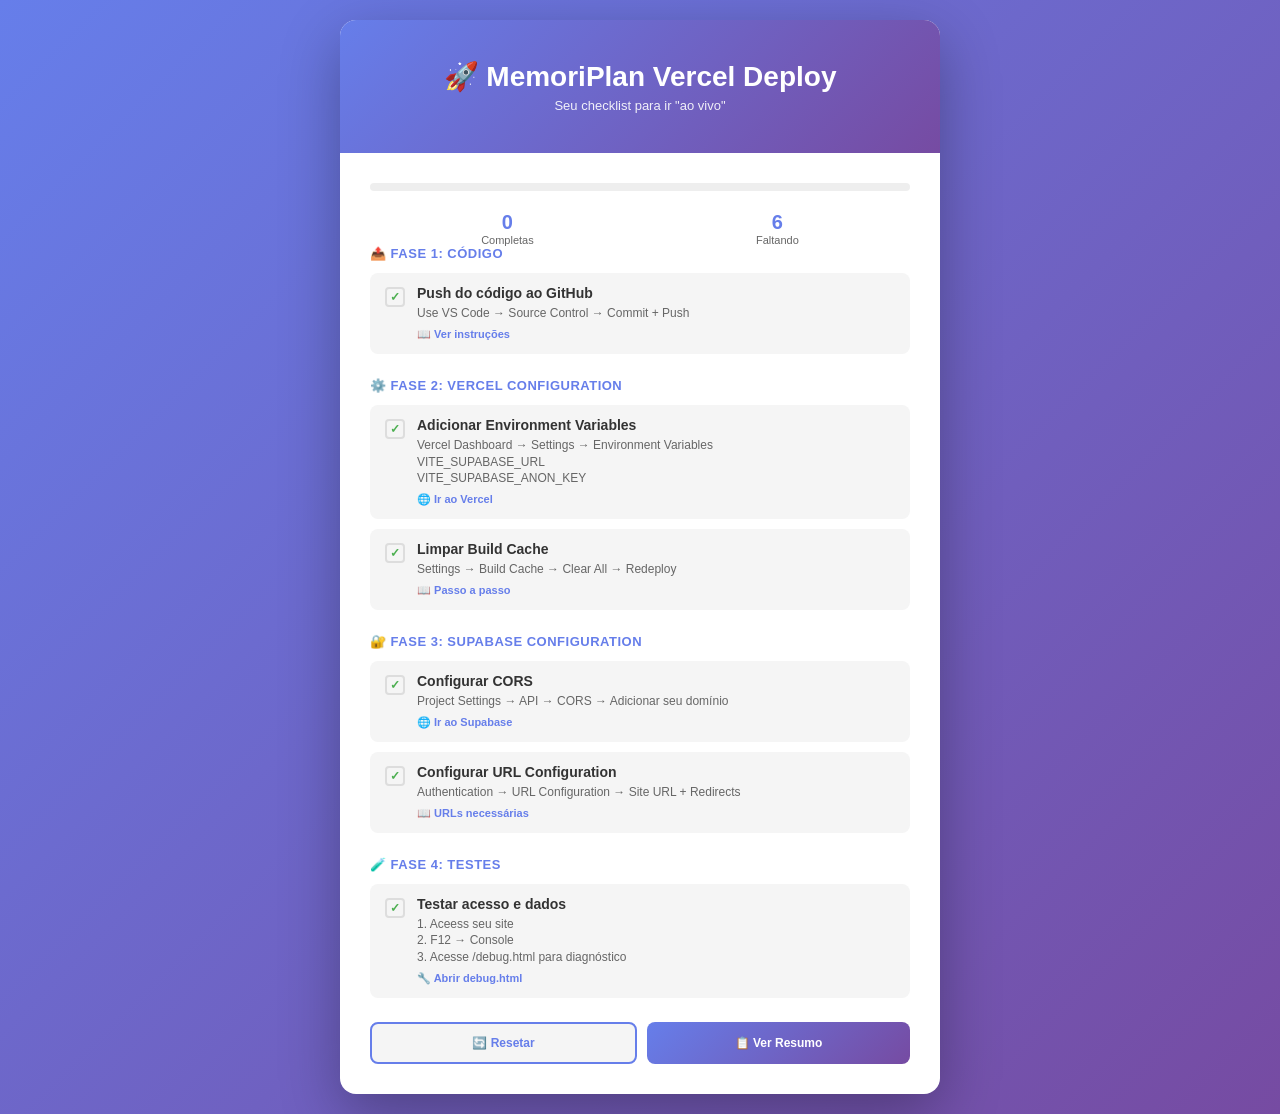
<file: checklist.html>
<!DOCTYPE html>
<html lang="pt-BR">
<head>
  <meta charset="UTF-8">
  <meta name="viewport" content="width=device-width, initial-scale=1.0">
  <title>✅ Checklist — Vercel Deploy</title>
  <style>
    * { margin: 0; padding: 0; box-sizing: border-box; }
    body {
      font-family: -apple-system, BlinkMacSystemFont, 'Segoe UI', Roboto, sans-serif;
      background: linear-gradient(135deg, #667eea 0%, #764ba2 100%);
      min-height: 100vh;
      padding: 20px;
      display: flex;
      align-items: center;
      justify-content: center;
    }
    .container {
      background: white;
      border-radius: 16px;
      box-shadow: 0 20px 60px rgba(0,0,0,0.3);
      max-width: 600px;
      width: 100%;
      overflow: hidden;
    }
    .header {
      background: linear-gradient(135deg, #667eea 0%, #764ba2 100%);
      color: white;
      padding: 40px 30px;
      text-align: center;
    }
    .header h1 {
      font-size: 28px;
      margin-bottom: 5px;
    }
    .header p {
      font-size: 13px;
      opacity: 0.9;
    }
    .content { padding: 30px; }
    .section {
      margin-bottom: 24px;
    }
    .section-title {
      font-size: 13px;
      font-weight: 700;
      text-transform: uppercase;
      letter-spacing: 0.5px;
      color: #667eea;
      margin-bottom: 12px;
    }
    .checklist-item {
      display: flex;
      align-items: flex-start;
      padding: 12px;
      margin-bottom: 10px;
      background: #f5f5f5;
      border-radius: 8px;
      cursor: pointer;
      transition: all 0.2s;
      border-left: 3px solid transparent;
    }
    .checklist-item:hover {
      background: #eeeeee;
    }
    .checklist-item.checked {
      background: #e8f5e9;
      border-left-color: #4caf50;
    }
    .checkbox {
      width: 20px;
      height: 20px;
      border: 2px solid #ddd;
      border-radius: 4px;
      margin-right: 12px;
      display: flex;
      align-items: center;
      justify-content: center;
      flex-shrink: 0;
      margin-top: 2px;
      font-size: 12px;
      color: #4caf50;
      font-weight: bold;
    }
    .checklist-item.checked .checkbox {
      background: #4caf50;
      border-color: #4caf50;
      color: white;
    }
    .item-content {
      flex: 1;
    }
    .item-title {
      font-weight: 600;
      font-size: 14px;
      color: #333;
      margin-bottom: 4px;
    }
    .item-desc {
      font-size: 12px;
      color: #666;
      line-height: 1.4;
    }
    .item-link {
      display: inline-block;
      margin-top: 6px;
      color: #667eea;
      text-decoration: none;
      font-size: 11px;
      font-weight: 600;
    }
    .item-link:hover {
      text-decoration: underline;
    }
    .progress-bar {
      height: 8px;
      background: #eee;
      border-radius: 4px;
      margin-bottom: 20px;
      overflow: hidden;
    }
    .progress-fill {
      height: 100%;
      background: linear-gradient(90deg, #667eea 0%, #764ba2 100%);
      width: 0%;
      transition: width 0.3s;
    }
    .stats {
      display: flex;
      justify-content: space-around;
      text-align: center;
      font-size: 11px;
      color: #666;
      margin-top: 20px;
    }
    .stat-num {
      font-size: 20px;
      font-weight: 700;
      color: #667eea;
    }
    .action-buttons {
      display: flex;
      gap: 10px;
      margin-top: 20px;
    }
    button {
      flex: 1;
      padding: 12px;
      border: none;
      border-radius: 8px;
      font-weight: 600;
      cursor: pointer;
      font-size: 12px;
      transition: all 0.2s;
    }
    .btn-primary {
      background: linear-gradient(135deg, #667eea 0%, #764ba2 100%);
      color: white;
    }
    .btn-primary:hover {
      opacity: 0.9;
      transform: translateY(-2px);
    }
    .btn-secondary {
      background: #f5f5f5;
      color: #667eea;
      border: 2px solid #667eea;
    }
    .btn-secondary:hover {
      background: #f0f0f0;
    }
    .success-message {
      background: #e8f5e9;
      border: 1px solid #4caf50;
      color: #2e7d32;
      padding: 12px;
      border-radius: 8px;
      font-size: 12px;
      margin-top: 20px;
      display: none;
      text-align: center;
    }
    .success-message.show {
      display: block;
    }
  </style>
</head>
<body>

<div class="container">
  <div class="header">
    <h1>🚀 MemoriPlan Vercel Deploy</h1>
    <p>Seu checklist para ir "ao vivo"</p>
  </div>

  <div class="content">
    <div class="progress-bar">
      <div class="progress-fill" id="progressFill"></div>
    </div>

    <div class="stats">
      <div>
        <div class="stat-num" id="completed">0</div>
        <div>Completas</div>
      </div>
      <div>
        <div class="stat-num" id="remaining">6</div>
        <div>Faltando</div>
      </div>
    </div>

    <!-- FASE 1: GIT -->
    <div class="section">
      <div class="section-title">📤 FASE 1: Código</div>
      
      <div class="checklist-item" onclick="toggleCheck(this, 0)">
        <div class="checkbox">✓</div>
        <div class="item-content">
          <div class="item-title">Push do código ao GitHub</div>
          <div class="item-desc">Use VS Code → Source Control → Commit + Push</div>
          <a href="FAZER-PUSH.md" class="item-link">📖 Ver instruções</a>
        </div>
      </div>
    </div>

    <!-- FASE 2: VERCEL -->
    <div class="section">
      <div class="section-title">⚙️ FASE 2: Vercel Configuration</div>

      <div class="checklist-item" onclick="toggleCheck(this, 1)">
        <div class="checkbox">✓</div>
        <div class="item-content">
          <div class="item-title">Adicionar Environment Variables</div>
          <div class="item-desc">
            Vercel Dashboard → Settings → Environment Variables<br>
            VITE_SUPABASE_URL<br>
            VITE_SUPABASE_ANON_KEY
          </div>
          <a href="https://vercel.com/dashboard" class="item-link" target="_blank">🌐 Ir ao Vercel</a>
        </div>
      </div>

      <div class="checklist-item" onclick="toggleCheck(this, 2)">
        <div class="checkbox">✓</div>
        <div class="item-content">
          <div class="item-title">Limpar Build Cache</div>
          <div class="item-desc">Settings → Build Cache → Clear All → Redeploy</div>
          <a href="QUICK-FIX.md" class="item-link">📖 Passo a passo</a>
        </div>
      </div>
    </div>

    <!-- FASE 3: SUPABASE -->
    <div class="section">
      <div class="section-title">🔐 FASE 3: Supabase Configuration</div>

      <div class="checklist-item" onclick="toggleCheck(this, 3)">
        <div class="checkbox">✓</div>
        <div class="item-content">
          <div class="item-title">Configurar CORS</div>
          <div class="item-desc">Project Settings → API → CORS → Adicionar seu domínio</div>
          <a href="https://app.supabase.com" class="item-link" target="_blank">🌐 Ir ao Supabase</a>
        </div>
      </div>

      <div class="checklist-item" onclick="toggleCheck(this, 4)">
        <div class="checkbox">✓</div>
        <div class="item-content">
          <div class="item-title">Configurar URL Configuration</div>
          <div class="item-desc">Authentication → URL Configuration → Site URL + Redirects</div>
          <a href="SETUP-VERCEL.md" class="item-link">📖 URLs necessárias</a>
        </div>
      </div>
    </div>

    <!-- FASE 4: TEST -->
    <div class="section">
      <div class="section-title">🧪 FASE 4: Testes</div>

      <div class="checklist-item" onclick="toggleCheck(this, 5)">
        <div class="checkbox">✓</div>
        <div class="item-content">
          <div class="item-title">Testar acesso e dados</div>
          <div class="item-desc">
            1. Aceess seu site<br>
            2. F12 → Console<br>
            3. Acesse /debug.html para diagnóstico
          </div>
          <a href="debug.html" class="item-link">🔧 Abrir debug.html</a>
        </div>
      </div>
    </div>

    <div class="success-message" id="successMsg">
      ✅ Parabéns! Todas as etapas completadas! Seu app está ao vivo 🎉
    </div>

    <div class="action-buttons">
      <button class="btn-secondary" onclick="resetAll()">🔄 Resetar</button>
      <button class="btn-primary" onclick="showSummary()">📋 Ver Resumo</button>
    </div>
  </div>
</div>

<script>
  const items = 6;
  let completed = 0;

  function toggleCheck(element, index) {
    element.classList.toggle('checked');
    updateProgress();
    
    // Salvar no localStorage
    let checked = JSON.parse(localStorage.getItem('vercelChecklist') || '[]');
    if (element.classList.contains('checked')) {
      if (!checked.includes(index)) checked.push(index);
    } else {
      checked = checked.filter(i => i !== index);
    }
    localStorage.setItem('vercelChecklist', JSON.stringify(checked));
  }

  function updateProgress() {
    const checkedItems = document.querySelectorAll('.checklist-item.checked').length;
    completed = checkedItems;
    const remaining = items - checkedItems;
    
    document.getElementById('completed').textContent = completed;
    document.getElementById('remaining').textContent = remaining;
    
    const percent = (checkedItems / items) * 100;
    document.getElementById('progressFill').style.width = percent + '%';

    if (completed === items) {
      document.getElementById('successMsg').classList.add('show');
    } else {
      document.getElementById('successMsg').classList.remove('show');
    }
  }

  function resetAll() {
    if (confirm('Resetar todo o progresso?')) {
      document.querySelectorAll('.checklist-item').forEach(item => {
        item.classList.remove('checked');
      });
      localStorage.removeItem('vercelChecklist');
      updateProgress();
    }
  }

  function showSummary() {
    const checklist = JSON.parse(localStorage.getItem('vercelChecklist') || '[]');
    const total = items;
    const msg = `Progresso: ${checklist.length}/${total} etapas completas\n\n` +
                (checklist.length === total ? 
                  '✅ Tudo pronto! Deploy concluído!' : 
                  `Faltam ${total - checklist.length} etapas`);
    alert(msg);
  }

  // Restaurar estado ao carregar
  window.addEventListener('load', () => {
    const checked = JSON.parse(localStorage.getItem('vercelChecklist') || '[]');
    document.querySelectorAll('.checklist-item').forEach((item, index) => {
      if (checked.includes(index)) {
        item.classList.add('checked');
      }
    });
    updateProgress();
  });
</script>

</body>
</html>
</file>
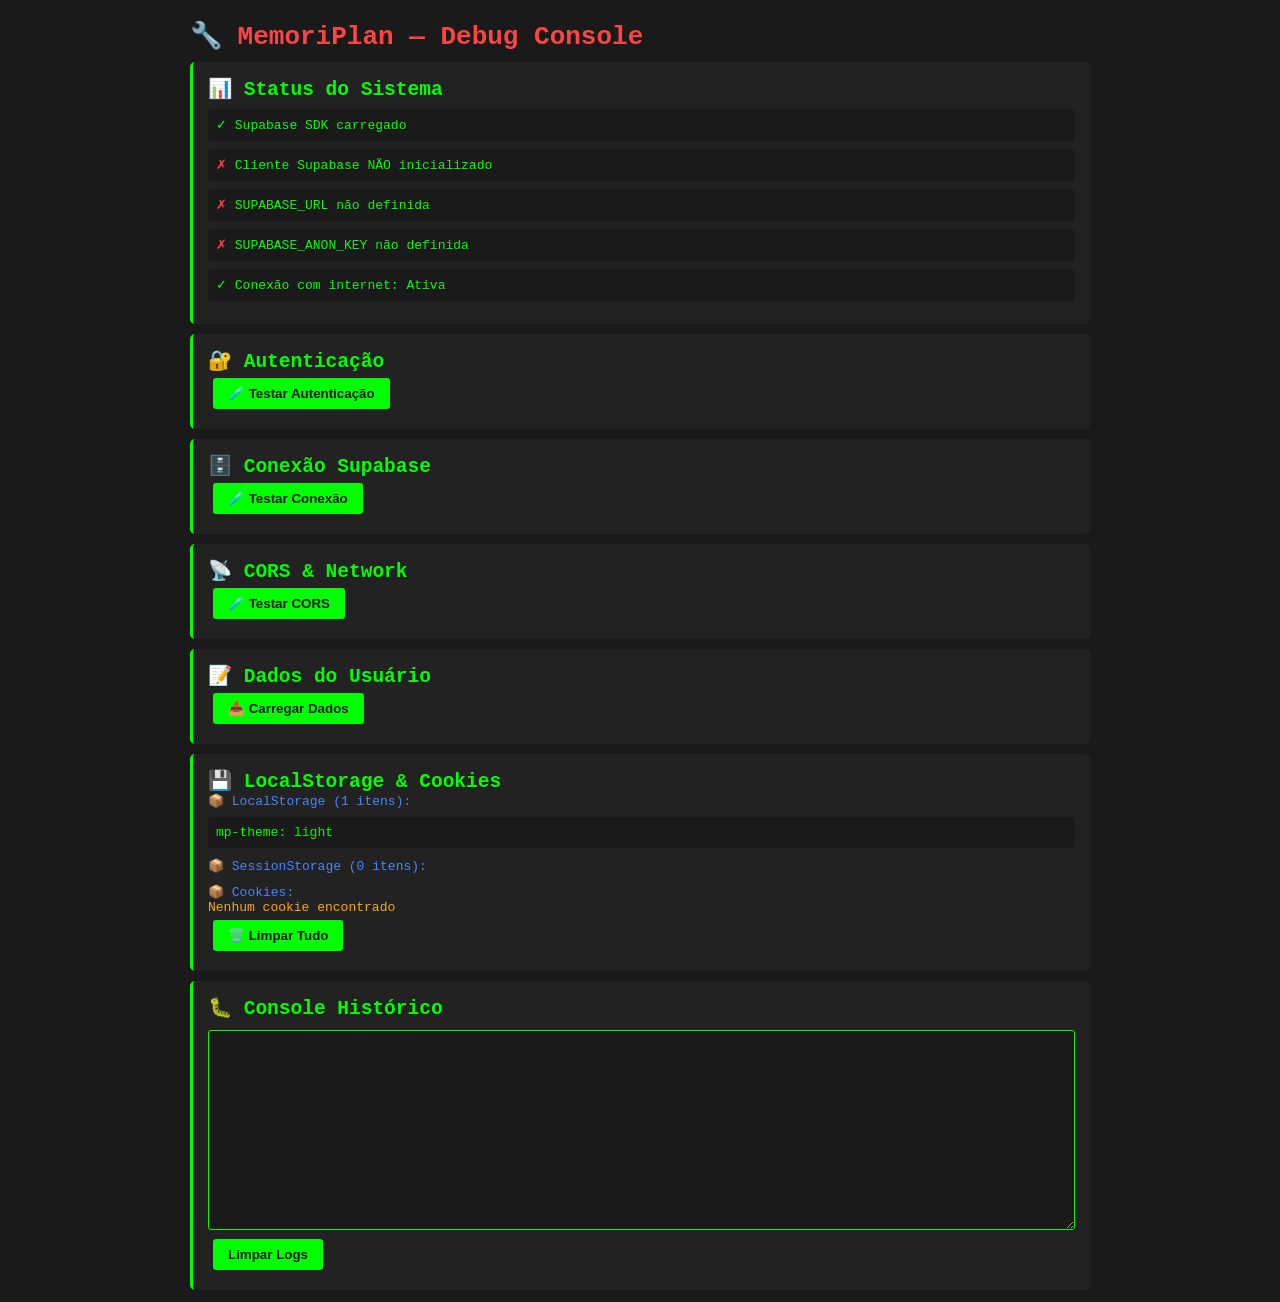
<file: debug.html>
<!DOCTYPE html>
<html lang="pt-BR">
<head>
  <meta charset="UTF-8">
  <meta name="viewport" content="width=device-width, initial-scale=1.0">
  <title>MemoriPlan — Debug Console</title>
  <style>
    * { margin: 0; padding: 0; box-sizing: border-box; }
    body { font-family: monospace; background: #1a1a1a; color: #00ff00; padding: 20px; }
    .container { max-width: 900px; margin: 0 auto; }
    h1 { margin-bottom: 10px; color: #ff4444; }
    .section { background: #222; padding: 15px; margin: 10px 0; border-radius: 5px; border-left: 3px solid #00ff00; }
    .check { margin: 8px 0; padding: 8px; background: #1a1a1a; border-radius: 3px; }
    .ok { color: #00ff00; }
    .error { color: #ff4444; }
    .warn { color: #ffaa00; }
    .info { color: #4488ff; }
    button { background: #00ff00; color: #1a1a1a; border: none; padding: 8px 15px; border-radius: 3px; cursor: pointer; font-weight: bold; margin: 5px; }
    button:hover { background: #00dd00; }
    textarea { width: 100%; height: 200px; background: #1a1a1a; color: #00ff00; border: 1px solid #00ff00; padding: 10px; border-radius: 3px; font-family: monospace; margin-top: 10px; }
  </style>
</head>
<body>

<div class="container">
  <h1>🔧 MemoriPlan — Debug Console</h1>
  
  <div class="section">
    <h2>📊 Status do Sistema</h2>
    <div id="status"></div>
  </div>

  <div class="section">
    <h2>🔐 Autenticação</h2>
    <div id="auth"></div>
    <button onclick="testAuth()">🧪 Testar Autenticação</button>
  </div>

  <div class="section">
    <h2>🗄️ Conexão Supabase</h2>
    <div id="supabase"></div>
    <button onclick="testSupabase()">🧪 Testar Conexão</button>
  </div>

  <div class="section">
    <h2>📡 CORS & Network</h2>
    <div id="network"></div>
    <button onclick="testCORS()">🧪 Testar CORS</button>
  </div>

  <div class="section">
    <h2>📝 Dados do Usuário</h2>
    <div id="userData"></div>
    <button onclick="loadUserData()">📥 Carregar Dados</button>
  </div>

  <div class="section">
    <h2>💾 LocalStorage & Cookies</h2>
    <div id="storage"></div>
    <button onclick="clearStorage()">🗑️ Limpar Tudo</button>
  </div>

  <div class="section">
    <h2>🐛 Console Histórico</h2>
    <textarea id="logs" readonly></textarea>
    <button onclick="clearLogs()">Limpar Logs</button>
  </div>
</div>

<!-- Scripts carregados da app -->
<script src="js/config.js"></script>
<script src="js/auth.js"></script>
<script src="js/data.js"></script>

<script>
  // Capturar logs
  const _originalLog = console.log;
  const _originalError = console.error;
  const _originalWarn = console.warn;
  
  function addLog(msg, type = 'info') {
    const textarea = document.getElementById('logs');
    const time = new Date().toLocaleTimeString();
    textarea.value += `[${time}] ${type.toUpperCase()}: ${msg}\n`;
    textarea.scrollTop = textarea.scrollHeight;
  }

  console.log = function(...args) {
    _originalLog(...args);
    addLog(args.join(' '), 'info');
  };

  console.error = function(...args) {
    _originalError(...args);
    addLog(args.join(' '), 'error');
  };

  console.warn = function(...args) {
    _originalWarn(...args);
    addLog(args.join(' '), 'warn');
  };

  // Status inicial
  window.addEventListener('load', function() {
    checkStatus();
  });

  function checkStatus() {
    let html = '';
    
    // Verificar Supabase
    if (window.supabase) {
      html += `<div class="check"><span class="ok">✓</span> Supabase SDK carregado</div>`;
    } else {
      html += `<div class="check"><span class="error">✗</span> Supabase SDK NÃO carregado</div>`;
    }

    // Verificar sb global
    if (typeof sb !== 'undefined' && sb !== null) {
      html += `<div class="check"><span class="ok">✓</span> Cliente Supabase inicializado</div>`;
    } else {
      html += `<div class="check"><span class="error">✗</span> Cliente Supabase NÃO inicializado</div>`;
    }

    // Verificar URL
    if (typeof SUPABASE_URL !== 'undefined') {
      html += `<div class="check"><span class="ok">✓</span> URL: <span class="info">${SUPABASE_URL.substring(0, 40)}...</span></div>`;
    } else {
      html += `<div class="check"><span class="error">✗</span> SUPABASE_URL não definida</div>`;
    }

    // Verificar Key
    if (typeof SUPABASE_ANON_KEY !== 'undefined') {
      html += `<div class="check"><span class="ok">✓</span> Anon Key carregada (${SUPABASE_ANON_KEY.substring(0, 20)}...)</div>`;
    } else {
      html += `<div class="check"><span class="error">✗</span> SUPABASE_ANON_KEY não definida</div>`;
    }

    // Verificar Network
    if (navigator.onLine) {
      html += `<div class="check"><span class="ok">✓</span> Conexão com internet: Ativa</div>`;
    } else {
      html += `<div class="check"><span class="error">✗</span> Sem conexão com internet</div>`;
    }

    document.getElementById('status').innerHTML = html;
  }

  async function testAuth() {
    let html = '<div class="info">⏳ Testando autenticação...</div>';
    document.getElementById('auth').innerHTML = html;

    try {
      const user = await getCurrentUser();
      if (user) {
        html = `<div class="check"><span class="ok">✓</span> Usuário logado: <strong>${user.email}</strong></div>`;
        html += `<div class="check">ID: ${user.id}</div>`;
      } else {
        html = `<div class="check"><span class="warn">⚠</span> Nenhum usuário logado (esperado se não fez login)</div>`;
      }
    } catch (e) {
      html = `<div class="check"><span class="error">✗</span> ERRO: ${e.message}</div>`;
    }
    document.getElementById('auth').innerHTML = html;
  }

  async function testSupabase() {
    let html = '<div class="info">⏳ Testando Supabase...</div>';
    document.getElementById('supabase').innerHTML = html;

    try {
      if (!sb) {
        throw new Error('Cliente Supabase não inicializado');
      }

      // Teste 1: Testar se consegue acessar a tabela
      const { data, error } = await sb.from('user_settings').select('count', { count: 'exact' });
      
      if (error) {
        html = `<div class="check"><span class="error">✗</span> Erro ao acessar tabela: ${error.message}</div>`;
      } else {
        html = `<div class="check"><span class="ok">✓</span> Conexão com Supabase: OK</div>`;
        html += `<div class="check">Tabela 'user_settings' acessível</div>`;
      }
    } catch (e) {
      html = `<div class="check"><span class="error">✗</span> ERRO: ${e.message}</div>`;
    }
    document.getElementById('supabase').innerHTML = html;
  }

  async function testCORS() {
    let html = '<div class="info">⏳ Testando CORS...</div>';
    document.getElementById('network').innerHTML = html;

    try {
      const response = await fetch(SUPABASE_URL + '/auth/v1/health', {
        method: 'GET',
        headers: { 'Content-Type': 'application/json' }
      });

      if (response.ok) {
        html = `<div class="check"><span class="ok">✓</span> CORS OK - Supabase responde</div>`;
        html += `<div class="check">Status: ${response.status}</div>`;
      } else {
        html = `<div class="check"><span class="warn">⚠</span> Status inesperado: ${response.status}</div>`;
      }
    } catch (e) {
      html = `<div class="check"><span class="error">✗</span> ERRO CORS: ${e.message}</div>`;
      html += `<div class="warn">Possível problema: Domínio não autorizado no Supabase</div>`;
    }
    document.getElementById('network').innerHTML = html;
  }

  async function loadUserData() {
    let html = '<div class="info">⏳ Carregando dados...</div>';
    document.getElementById('userData').innerHTML = html;

    try {
      const user = await getCurrentUser();
      if (!user) {
        html = `<div class="warn">⚠ Nenhum usuário logado</div>`;
      } else {
        const settings = await Data.getSettings();
        html = `<div class="check"><span class="ok">✓</span> Dados do usuário:</div>`;
        html += `<pre class="info">${JSON.stringify({ user, settings }, null, 2)}</pre>`;
      }
    } catch (e) {
      html = `<div class="check"><span class="error">✗</span> ERRO: ${e.message}</div>`;
    }
    document.getElementById('userData').innerHTML = html;
  }

  function checkStorage() {
    let html = '';
    
    // LocalStorage
    html += `<div class="info">📦 LocalStorage (${localStorage.length} itens):</div>`;
    for (let i = 0; i < localStorage.length; i++) {
      const key = localStorage.key(i);
      const value = localStorage.getItem(key).substring(0, 50);
      html += `<div class="check">${key}: ${value}${localStorage.getItem(key).length > 50 ? '...' : ''}</div>`;
    }

    // SessionStorage
    html += `<div class="info" style="margin-top:10px">📦 SessionStorage (${sessionStorage.length} itens):</div>`;
    for (let i = 0; i < sessionStorage.length; i++) {
      const key = sessionStorage.key(i);
      const value = sessionStorage.getItem(key).substring(0, 50);
      html += `<div class="check">${key}: ${value}${sessionStorage.getItem(key).length > 50 ? '...' : ''}</div>`;
    }

    // Cookies
    html += `<div class="info" style="margin-top:10px">📦 Cookies:</div>`;
    if (document.cookie) {
      html += `<div class="check">${document.cookie}</div>`;
    } else {
      html += `<div class="warn">Nenhum cookie encontrado</div>`;
    }

    document.getElementById('storage').innerHTML = html;
  }

  function clearStorage() {
    if (confirm('Tem certeza? Isso vai limpar TUDO (localStorage, sessionStorage, cookies)')) {
      localStorage.clear();
      sessionStorage.clear();
      document.cookie.split(';').forEach(cookie => {
        document.cookie = cookie.split('=')[0] + '=; expires=Thu, 01 Jan 1970 00:00:00 UTC;';
      });
      alert('Armazenamento limpo! Recarregue a página.');
      checkStorage();
    }
  }

  function clearLogs() {
    document.getElementById('logs').value = '';
  }

  // Carregar storage ao iniciar
  checkStorage();
</script>

</body>
</html>
</file>
